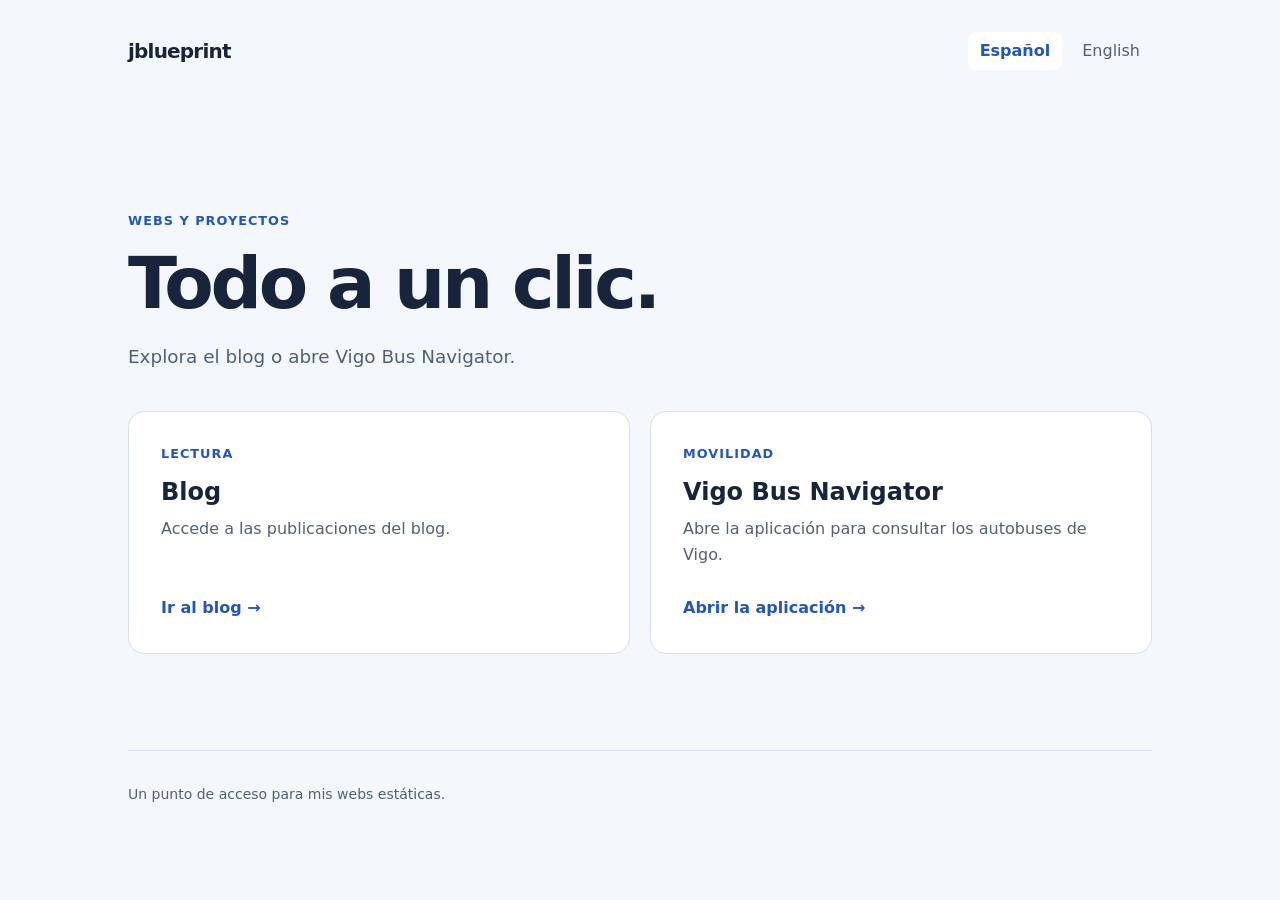
<file: index.html>
<!doctype html>
<html lang="es">
  <head>
    <meta charset="utf-8">
    <meta name="viewport" content="width=device-width, initial-scale=1">
    <meta name="description" content="Accede al blog y a Vigo Bus Navigator desde un único lugar.">
    <title>Inicio | jblueprint</title>
    <link rel="alternate" hreflang="es" href="https://jblueprint.dev/">
    <link rel="alternate" hreflang="en" href="https://jblueprint.dev/en/">
    <link rel="stylesheet" href="styles.css">
  </head>
  <body>
    <header class="site-header">
      <span class="brand">jblueprint</span>
      <nav class="languages" aria-label="Idioma">
        <a href="./" lang="es" aria-current="page">Español</a>
        <a href="en/" lang="en" hreflang="en">English</a>
      </nav>
    </header>
    <main>
      <p class="eyebrow">Webs y proyectos</p>
      <h1>Todo a un clic.</h1>
      <p class="intro">Explora el blog o abre Vigo Bus Navigator.</p>
      <nav class="projects" aria-label="Accesos directos">
        <a class="project" href="/blog/">
          <span class="project-type">Lectura</span>
          <h2>Blog</h2>
          <p>Accede a las publicaciones del blog.</p>
          <span class="project-action">Ir al blog <span aria-hidden="true">&rarr;</span></span>
        </a>
        <a class="project" href="/vigo-bus-navigator/">
          <span class="project-type">Movilidad</span>
          <h2>Vigo Bus Navigator</h2>
          <p>Abre la aplicación para consultar los autobuses de Vigo.</p>
          <span class="project-action">Abrir la aplicación <span aria-hidden="true">&rarr;</span></span>
        </a>
      </nav>
    </main>
    <footer>Un punto de acceso para mis webs estáticas.</footer>
  </body>
</html>
</file>
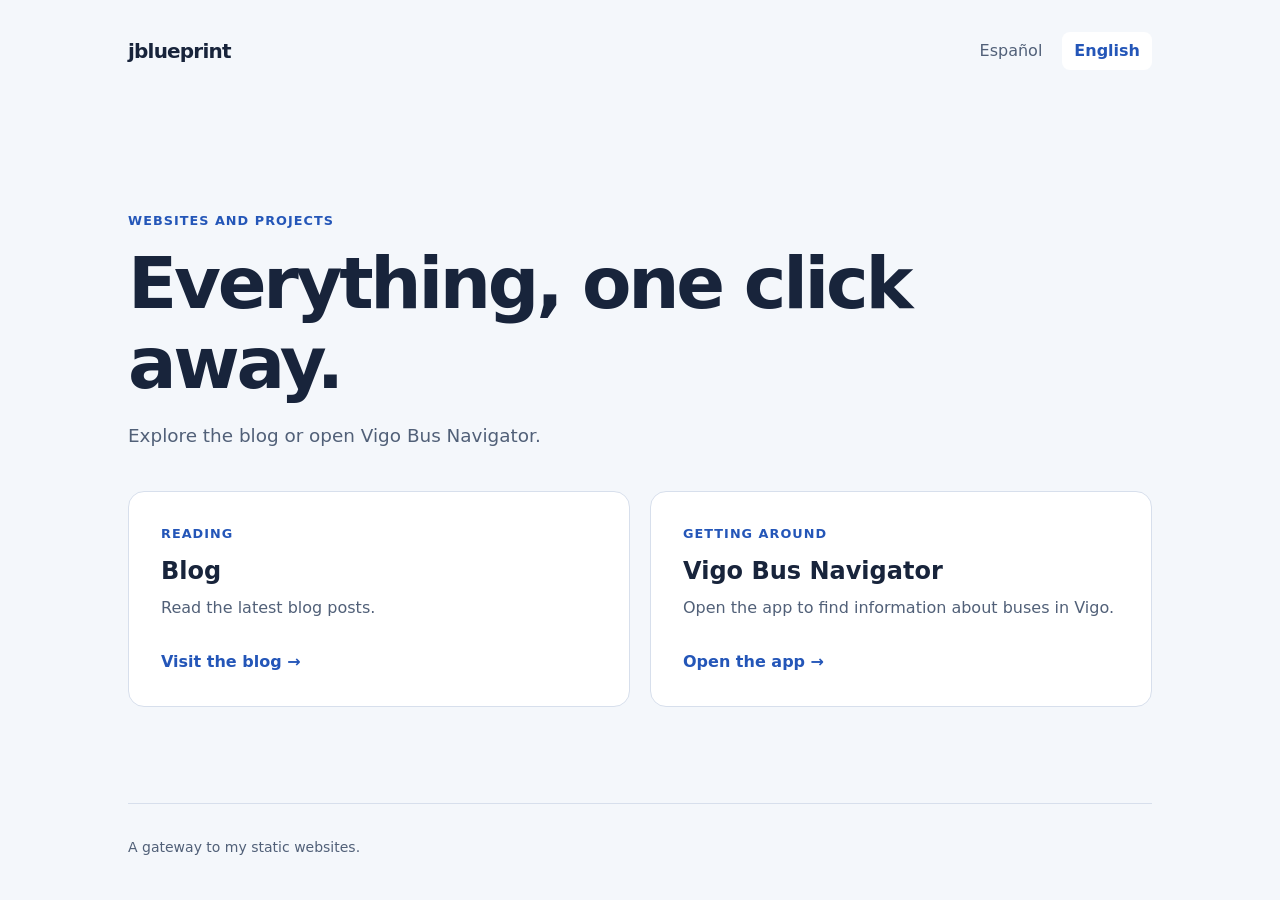
<file: en/index.html>
<!doctype html>
<html lang="en">
  <head>
    <meta charset="utf-8">
    <meta name="viewport" content="width=device-width, initial-scale=1">
    <meta name="description" content="Access the blog and Vigo Bus Navigator from one place.">
    <title>Home | jblueprint</title>
    <link rel="alternate" hreflang="es" href="https://jblueprint.dev/">
    <link rel="alternate" hreflang="en" href="https://jblueprint.dev/en/">
    <link rel="stylesheet" href="../styles.css">
  </head>
  <body>
    <header class="site-header">
      <span class="brand">jblueprint</span>
      <nav class="languages" aria-label="Language">
        <a href="../" lang="es" hreflang="es">Español</a>
        <a href="./" lang="en" aria-current="page">English</a>
      </nav>
    </header>
    <main>
      <p class="eyebrow">Websites and projects</p>
      <h1>Everything, one click away.</h1>
      <p class="intro">Explore the blog or open Vigo Bus Navigator.</p>
      <nav class="projects" aria-label="Quick links">
        <a class="project" href="/blog/">
          <span class="project-type">Reading</span>
          <h2>Blog</h2>
          <p>Read the latest blog posts.</p>
          <span class="project-action">Visit the blog <span aria-hidden="true">&rarr;</span></span>
        </a>
        <a class="project" href="/vigo-bus-navigator/">
          <span class="project-type">Getting around</span>
          <h2>Vigo Bus Navigator</h2>
          <p>Open the app to find information about buses in Vigo.</p>
          <span class="project-action">Open the app <span aria-hidden="true">&rarr;</span></span>
        </a>
      </nav>
    </main>
    <footer>A gateway to my static websites.</footer>
  </body>
</html>
</file>
<file: styles.css>
:root {
  color-scheme: light dark;
  --background: #f4f7fb;
  --surface: #ffffff;
  --text: #18243b;
  --muted: #516078;
  --accent: #2456b8;
  --border: #d7dfec;
  font-family: system-ui, -apple-system, BlinkMacSystemFont, "Segoe UI", sans-serif;
}

* {
  box-sizing: border-box;
}

body {
  margin: 0;
  background: var(--background);
  color: var(--text);
  line-height: 1.6;
}

.site-header,
main,
footer {
  width: min(100% - 2.5rem, 64rem);
  margin-inline: auto;
}

.site-header {
  display: flex;
  flex-wrap: wrap;
  align-items: center;
  justify-content: space-between;
  gap: 1rem;
  padding-block: 2rem;
}

.brand {
  font-size: 1.25rem;
  font-weight: 750;
  letter-spacing: -0.04em;
}

.languages {
  display: flex;
  gap: 0.5rem;
}

.languages a {
  padding: 0.4rem 0.75rem;
  border-radius: 0.5rem;
  color: var(--muted);
  text-decoration: none;
}

.languages a[aria-current="page"] {
  background: var(--surface);
  color: var(--accent);
  font-weight: 650;
}

main {
  padding-block: clamp(2rem, 8vw, 6rem);
}

.eyebrow,
.project-type {
  color: var(--accent);
  font-size: 0.8rem;
  font-weight: 700;
  letter-spacing: 0.08em;
  text-transform: uppercase;
}

h1 {
  max-width: 18ch;
  margin-block: 0.75rem 1rem;
  font-size: clamp(2.5rem, 6vw, 4.5rem);
  line-height: 1.1;
  letter-spacing: -0.045em;
}

.intro {
  margin-bottom: 2.5rem;
  color: var(--muted);
  font-size: 1.15rem;
}

.projects {
  display: grid;
  grid-template-columns: repeat(2, minmax(0, 1fr));
  gap: 1.25rem;
}

.project {
  display: flex;
  flex-direction: column;
  padding: clamp(1.25rem, 3vw, 2rem);
  border: 1px solid var(--border);
  border-radius: 1rem;
  background: var(--surface);
  color: var(--text);
  text-decoration: none;
}

.project:hover {
  border-color: var(--accent);
}

a:focus-visible {
  outline: 3px solid var(--accent);
  outline-offset: 4px;
}

.project h2 {
  margin-block: 0.75rem 0.5rem;
  font-size: 1.5rem;
  line-height: 1.3;
}

.project p {
  margin-block: 0 1.75rem;
  color: var(--muted);
}

.project-action {
  margin-top: auto;
  color: var(--accent);
  font-weight: 650;
}

footer {
  padding-block: 2rem;
  border-top: 1px solid var(--border);
  color: var(--muted);
  font-size: 0.875rem;
}

@media (max-width: 40rem) {
  .projects {
    grid-template-columns: 1fr;
  }
}

@media (prefers-color-scheme: dark) {
  :root {
    --background: #101827;
    --surface: #18243b;
    --text: #edf2fa;
    --muted: #b3c0d5;
    --accent: #91b7ff;
    --border: #35445e;
  }
}
</file>
